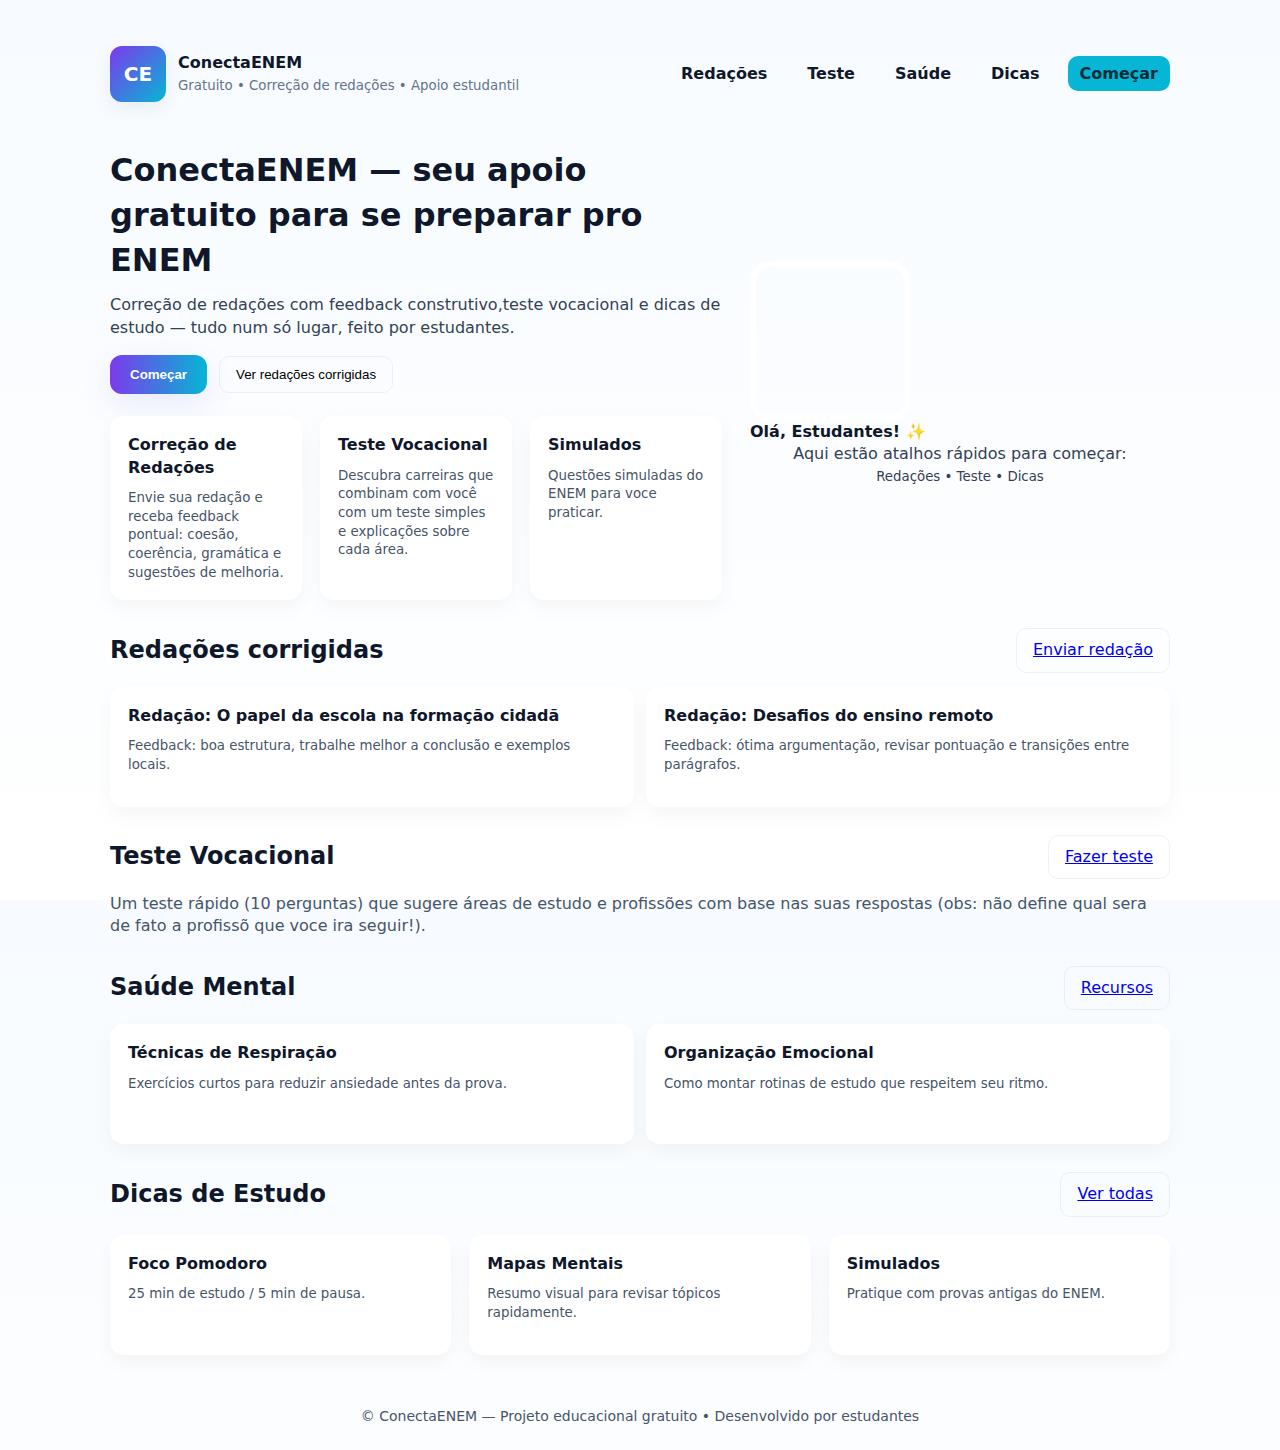
<file: index.html>
<!doctype html>
<html lang="pt-BR">
<head>
  <meta charset="utf-8" />
  <meta name="viewport" content="width=device-width,initial-scale=1" />
  <title>ConectaENEM — Preparação gratuita para o ENEM, UM AUXILIO PARA ESTUDANTES COM DIFICULDADE DE ESTUDAR PARA O ENEM.</title>
  <meta name="description" content="Conecta.ENEM — correção de redações, apoio à saúde mental, dicas de estudo e simulados." />
  <style>
    /* Reset minimal */
    *{box-sizing:border-box;margin:0;padding:0}
    html,body{height:100%}
    body{font-family:Inter,system-ui,Segoe UI,Roboto,"Helvetica Neue",Arial;line-height:1.4;background:linear-gradient(180deg,#f7fbff 0%, #ffffff 100%);color:#0f172a}

    /* Container */
    .container{max-width:1100px;margin:28px auto;padding:0 20px}

    /* Header */
    header{display:flex;align-items:center;justify-content:space-between;padding:18px 0}
    .brand{display:flex;align-items:center;gap:12px}
    .logo{width:56px;height:56px;border-radius:12px;background:linear-gradient(135deg,#7c3aed,#06b6d4);display:flex;align-items:center;justify-content:center;color:white;font-weight:700;font-size:20px;box-shadow:0 6px 18px rgba(12,74,110,0.08)}
    nav ul{display:flex;gap:16px;list-style:none}
    nav a{color:#0f172a;text-decoration:none;padding:8px 12px;border-radius:10px;font-weight:600}
    nav a.cta{background:#06b6d4;color:#022c3a}

    /* Hero */
    .hero{display:grid;grid-template-columns:1fr 420px;gap:28px;align-items:center;margin:28px 0}
    .hero h1{font-size:32px;margin-bottom:12px}
    .hero p{color:#334155;margin-bottom:16px}
    .btn-primary{display:inline-block;padding:12px 20px;border-radius:12px;font-weight:700;background:linear-gradient(90deg,#7c3aed,#06b6d4);color:white;border:none;cursor:pointer;box-shadow:0 10px 30px rgba(99,102,241,0.12)}
    .btn-ghost{padding:10px 16px;border-radius:10px;background:transparent;border:1px solid rgba(15,23,42,0.06);cursor:pointer}

    /* Card grid */
    .grid{display:grid;grid-template-columns:repeat(3,1fr);gap:18px;margin-top:18px}
    .card{background:white;border-radius:14px;padding:18px;box-shadow:0 8px 20px rgba(2,6,23,0.04);min-height:120px;display:flex;flex-direction:column;gap:10px}
    .card .title{font-weight:700}
    .card small{color:#475569}

    /* Simbolo do governo panel */
    .simbolo do governo{background:linear-gradient(180deg,#fff7ed,#fff);border-radius:14px;padding:14px;display:flex;flex-direction:column;align-items:center;gap:8px;box-shadow:0 8px 20px rgba(250,204,21,0.06)}
    .avatar{width:160px;height:160px;border-radius:20px;background:url('https://images.unsplash.com/photo-1518791841217-8f162f1e1131?q=80&w=600&auto=format&fit=crop&ixlib=rb-4.0.3&s=') center/cover;border:6px solid white}
    .welcome{font-weight:700}

    /* Sections */
    section{margin:28px 0}
    .section-head{display:flex;justify-content:space-between;align-items:center;margin-bottom:14px}

    /* Responsive */
    @media (max-width:980px){
      .hero{grid-template-columns:1fr}
      .grid{grid-template-columns:repeat(2,1fr)}
    }
    @media (max-width:640px){
      .grid{grid-template-columns:1fr}
      header{padding:10px 0}
      .logo{width:48px;height:48px}
      .avatar{width:120px;height:120px}
    }

    /* Footer */
    footer{padding:24px 0;color:#475569;font-size:14px;text-align:center}

    /* Simple modal for "Começar" */
    .modal-backdrop{position:fixed;inset:0;background:rgba(2,6,23,0.45);display:none;align-items:center;justify-content:center}
    .modal{background:white;padding:18px;border-radius:12px;max-width:520px;width:92%}
  </style>
</head>
<body>
  <div class="container">
    <header>
      <div class="brand">
        <div class="logo">CE</div>
        <div>
          <div style="font-weight:800">ConectaENEM</div>
          <small style="color:#64748b">Gratuito • Correção de redações • Apoio estudantil</small>
        </div>
      </div>

      <nav>
        <ul>
          <li><a href="#redacoes">Redações</a></li>
          <li><a href="#vocacional">Teste</a></li>
          <li><a href="#saude">Saúde</a></li>
          <li><a href="#dicas">Dicas</a></li>
          <li><a class="cta" href="#" id="openStart">Começar</a></li>
        </ul>
      </nav>
    </header>

    <main>
      <section class="hero">
        <div>
          <h1>ConectaENEM — seu apoio gratuito para se preparar pro ENEM</h1>
          <p>Correção de redações com feedback construtivo,teste vocacional e dicas de estudo — tudo num só lugar, feito por estudantes.</p>
          <div style="display:flex;gap:12px;align-items:center">
            <button class="btn-primary" id="startBtn">Começar</button>
            <button class="btn-ghost" onclick="scrollToSection('#redacoes')">Ver redações corrigidas</button>
          </div>

          <div class="grid" style="margin-top:22px">
            <div class="card">
              <div class="title">Correção de Redações</div>
              <small>Envie sua redação e receba feedback pontual: coesão, coerência, gramática e sugestões de melhoria.</small>
            </div>
            <div class="card">
              <div class="title">Teste Vocacional</div>
              <small>Descubra carreiras que combinam com você com um teste simples e explicações sobre cada área.</small>
            </div>
            <div class="card">
              <div class="title">Simulados</div>
              <small>Questões simuladas do ENEM para voce praticar.</small>
            </div>
          </div>
        </div>

        <aside class="Simbolo do governo">
          <div class="avatar" aria-hidden="true"></div>
          <div class="welcome">Olá, Estudantes! ✨</div>
          <div style="text-align:center;color:#334155">Aqui estão atalhos rápidos para começar: <br><small>Redações • Teste • Dicas</small></div>
        </aside>
      </section>

      <section id="redacoes">
        <div class="section-head">
          <h2>Redações corrigidas</h2>
          <a href="#" class="btn-ghost">Enviar redação</a>
        </div>
        <div style="display:grid;grid-template-columns:repeat(2,1fr);gap:12px">
          <article class="card">
            <div style="font-weight:700">Redação: O papel da escola na formação cidadã</div>
            <small>Feedback: boa estrutura, trabalhe melhor a conclusão e exemplos locais.</small>
          </article>
          <article class="card">
            <div style="font-weight:700">Redação: Desafios do ensino remoto</div>
            <small>Feedback: ótima argumentação, revisar pontuação e transições entre parágrafos.</small>
          </article>
        </div>
      </section>

      <section id="vocacional">
        <div class="section-head">
          <h2>Teste Vocacional</h2>
          <a href="#" class="btn-ghost">Fazer teste</a>
        </div>
        <p style="color:#475569">Um teste rápido (10 perguntas) que sugere áreas de estudo e profissões com base nas suas respostas (obs: não define qual sera de fato a profissõ que voce ira seguir!).</p>
      </section>

      <section id="saude">
        <div class="section-head">
          <h2>Saúde Mental</h2>
          <a href="#" class="btn-ghost">Recursos</a>
        </div>
        <div style="display:flex;gap:12px;flex-wrap:wrap">
          <div class="card" style="flex:1;min-width:240px">
            <div style="font-weight:700">Técnicas de Respiração</div>
            <small>Exercícios curtos para reduzir ansiedade antes da prova.</small>
          </div>
          <div class="card" style="flex:1;min-width:240px">
            <div style="font-weight:700">Organização Emocional</div>
            <small>Como montar rotinas de estudo que respeitem seu ritmo.</small>
          </div>
        </div>
      </section>

      <section id="dicas">
        <div class="section-head">
          <h2>Dicas de Estudo</h2>
          <a href="#" class="btn-ghost">Ver todas</a>
        </div>
        <div class="grid" style="grid-template-columns:repeat(3,1fr)">
          <div class="card"><div class="title">Foco Pomodoro</div><small>25 min de estudo / 5 min de pausa.</small></div>
          <div class="card"><div class="title">Mapas Mentais</div><small>Resumo visual para revisar tópicos rapidamente.</small></div>
          <div class="card"><div class="title">Simulados</div><small>Pratique com provas antigas do ENEM.</small></div>
        </div>
      </section>
    </main>

    <footer>
      <div style="max-width:900px;margin:0 auto">© ConectaENEM — Projeto educacional gratuito • Desenvolvido por estudantes</div>
    </footer>
  </div>

  <!-- Modal -->
  <div class="modal-backdrop" id="modal">
    <div class="modal">
      <h3>Vamos começar?</h3>
      <p>Escolha um dos serviços: correção de redação, teste vocacional ou dicas de estudo.</p>
      <div style="display:flex;gap:8px;margin-top:12px;flex-wrap:wrap">
        <button class="btn-primary" onclick="openSection('#redacoes')">Redações</button>
        <button class="btn-primary" onclick="openSection('#vocacional')">Teste</button>
        <button class="btn-primary" onclick="openSection('#dicas')">Dicas</button>
        <button class="btn-ghost" onclick="closeModal()">Fechar</button>
      </div>
    </div>
  </div>

  <script>
    const modal = document.getElementById('modal');
    document.getElementById('openStart').addEventListener('click',function(e){e.preventDefault();openModal()});
    document.getElementById('startBtn').addEventListener('click',openModal);
    function openModal(){modal.style.display='flex'}
    function closeModal(){modal.style.display='none'}
    function openSection(sel){closeModal();scrollToSection(sel)}
    function scrollToSection(sel){const el=document.querySelector(sel);if(el)el.scrollIntoView({behavior:'smooth',block:'start'})}

    // Pequena demonstração: substitua com integração real (ex: backend, firebase)
    // Ex: enviar redação -> fetch('/api/redacao',{method:'POST', body:...})
  </script>
</body>
</html>
</file>
